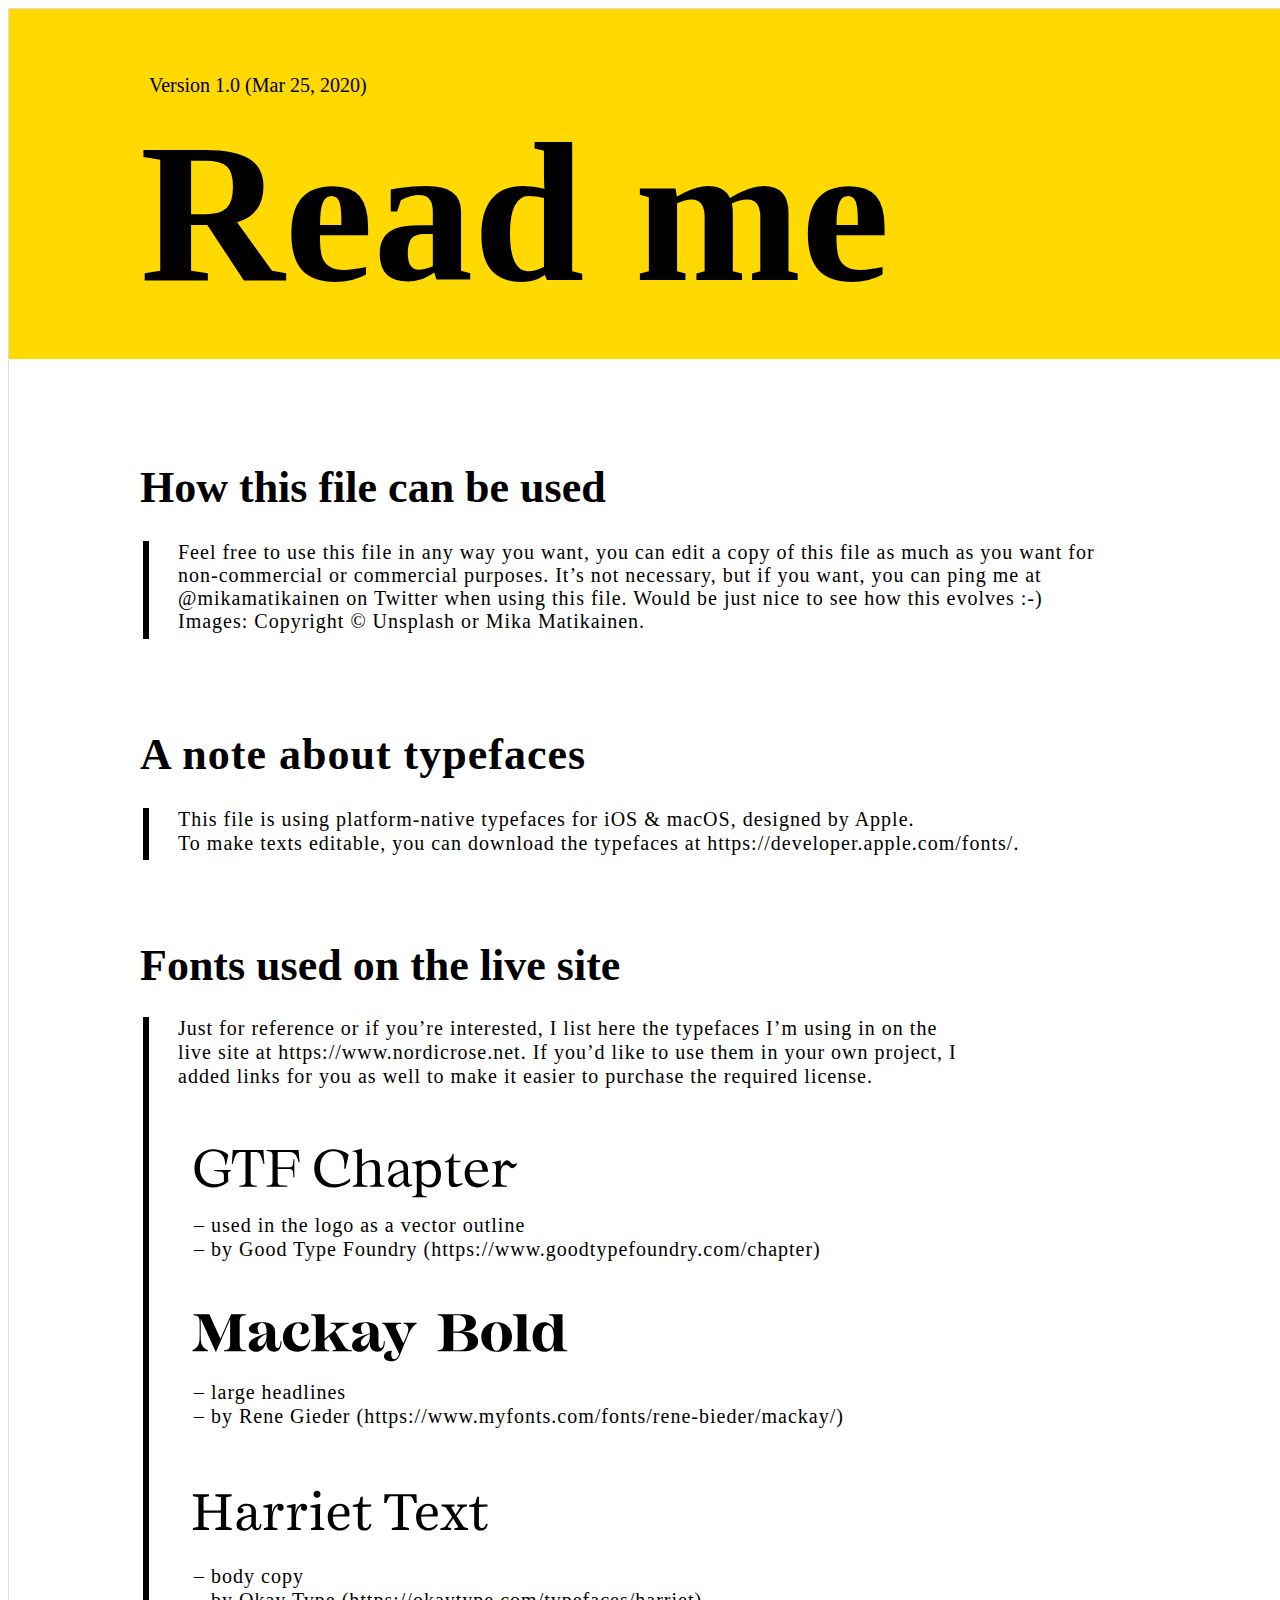
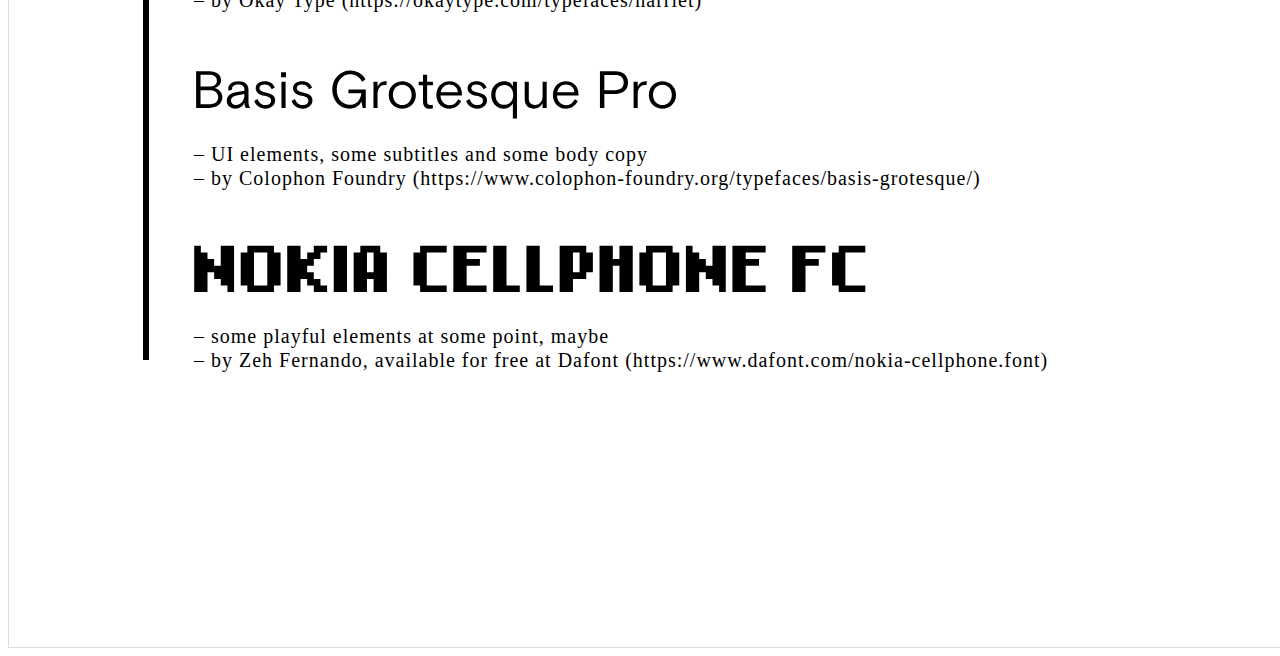
<file: index.html>
<!DOCTYPE html>
<html lang="en">
<head>
    <meta charset="UTF-8">
    <meta name="viewport" content="width=device-width, initial-scale=1.0">
    <title>Document</title>
    <link rel="stylesheet" href="./style.css">
    <link href="https://fonts.cdnfonts.com/css/sf-mono" rel="stylesheet">
    <link href="https://fonts.cdnfonts.com/css/new-york-extra-large" rel="stylesheet">
    <link href="https://fonts.cdnfonts.com/css/sf-pro-display" rel="stylesheet">
    <style>
        .no-dots {
            list-style-type: none;
        }
    </style>
</head>
<body style="overflow-x: hidden;">
    <div class="container">
        
            <header class="content-first">
                <div class="version">Version 1.0 (Mar 25, 2020)</div>
                <h1>Read me</h1>
            </header>
        
        <div class="content">
            <section class="content--primary">
                <h2>How this file can be used</h2>
                <div class="content--primary--first">
                    <p>
                        Feel free to use this file in any way you want, you can edit a copy of this file as much as you want for non-commercial or commercial purposes. It’s not necessary, but if you want, you can ping me at @mikamatikainen on Twitter when using this file. Would be just nice to see how this evolves :-)<br>
                    Images: Copyright © Unsplash or Mika Matikainen.
                    </p>
                </div>
            </section>
            <section class="content--secondary">
                <h2>A note about typefaces</h2>
                <div class="content--secondary--first">
                    <p>
                        This file is using platform-native typefaces for iOS & macOS, designed by Apple.<br>To make texts editable, you can download the typefaces at https://developer.apple.com/fonts/. 
                    </p>
                </div>
            </section>
            <section class="content--tertiary">
                <h2>Fonts used on the live site</h2>
               <div class="content--tertiary--first">
                <p>
                    Just for reference or if you’re interested, I list here the typefaces I’m using in on the live site at https://www.nordicrose.net. If you’d like to use them in your own project, I added links for you as well to make it easier to purchase the required license.  
                </p>
                <ul class="no-dots">
                    <li class="content--tertiary--first01">
                        <svg xmlns="http://www.w3.org/2000/svg" width="335" height="52" viewBox="0 0 335 52" fill="none">
                            <path d="M20.5982 40.8099C25.4042 40.8099 30.2102 38.9199 35.3942 34.7079L34.9622 27.0939C34.8542 25.2039 35.8262 24.2859 37.8782 23.7459V22.7199H20.7062V23.7459L27.8882 24.5559C29.5622 24.7719 30.7502 26.0679 30.7502 27.7419V34.7079C28.4282 36.7059 25.2962 37.5159 21.5702 37.5159C12.6602 37.5159 5.96423 31.1979 5.96423 21.0999C5.96423 10.4619 10.3382 3.2799 20.0582 3.2799C27.7802 3.2799 32.2082 8.6259 32.2082 17.2659H33.1262L35.2862 7.1679C32.2082 3.6579 24.3782 1.3899 20.0582 1.3899C8.23223 1.3899 0.240234 9.3279 0.240234 21.0999C0.240234 32.8719 8.77223 40.8099 20.5982 40.8099Z" fill="black"/>
                            <path d="M46.7794 39.9999H64.8694V39.0819L61.3054 38.6499C59.6854 38.4339 58.4974 37.1919 58.4974 35.5179V4.0899H62.6014C68.1634 4.0899 68.8114 5.7099 71.7814 16.6179H72.6994L71.6194 2.1999H40.0294L38.9494 16.6179H39.8674C42.8374 5.7099 43.8634 4.0899 49.4254 4.0899H53.1514V35.5179C53.1514 37.1919 51.9634 38.4339 50.3434 38.6499L46.7794 39.0819V39.9999Z" fill="black"/>
                            <path d="M74.8868 39.9999H96.5408V39.0819L89.3048 38.6499C87.6848 38.5419 86.4968 37.1919 86.4968 35.5179V21.7479H99.1868C100.645 21.7479 102.103 22.7739 102.211 24.1779L102.805 30.4959H103.723V11.6499H102.805L102.211 17.4279C102.049 18.8859 100.645 19.8579 99.1868 19.8579H86.4968V4.0899H98.6468C102.643 4.0899 106.099 5.9799 108.259 14.9979H109.177L108.097 2.1999H74.8868V3.1179L78.3428 3.5499C79.9628 3.7659 81.1508 5.0079 81.1508 6.6819V35.5179C81.1508 37.1919 79.9628 38.4339 78.3428 38.6499L74.8868 39.0819V39.9999Z" fill="black"/>
                            <path d="M144.142 40.8099C150.406 40.8099 157.102 38.4339 161.476 34.3299V31.4679C157.264 35.4099 151.486 37.4079 145.762 37.4079C137.284 37.4079 130.318 31.2519 130.318 21.0999C130.318 10.4619 135.178 3.2799 144.142 3.2799C153.106 3.2799 156.562 9.9219 155.374 21.5859H156.67L159.91 7.1679C156.832 3.6579 148.462 1.3899 144.142 1.3899C132.316 1.3899 124.324 9.3279 124.324 21.0999C124.324 32.9259 132.37 40.8099 144.142 40.8099Z" fill="black"/>
                            <path d="M164.153 39.9999H179.597V39.0819L176.519 38.6499C174.845 38.3799 173.711 37.1379 173.711 35.4639V19.2099C175.871 16.7259 178.409 14.7279 181.919 14.7279C185.537 14.7279 187.373 16.6179 187.373 21.5319V35.5179C187.373 37.1919 186.239 38.3799 184.565 38.6499L181.811 39.0819V39.9999H197.201V39.0819L195.095 38.6499C193.421 38.3259 192.287 37.1379 192.287 35.4639V21.2079C192.287 14.9439 190.505 12.2979 184.403 12.2979C179.867 12.2979 176.033 14.5659 173.711 17.2119V0.795898L164.153 3.1179V4.0359L165.287 3.8739C167.285 3.6039 168.797 5.2779 168.797 7.2759V35.5179C168.797 37.1919 167.663 38.2719 165.989 38.6499L164.153 39.0819V39.9999Z" fill="black"/>
                            <path d="M208.614 40.7019C212.88 40.7019 215.256 37.7319 216.822 35.4639L216.876 36.7599C216.984 39.4599 220.116 42.2139 225.84 38.4879V37.5699C223.032 38.3799 221.466 37.4619 221.466 34.6539L221.412 20.7759C221.412 16.0779 218.28 12.2979 211.746 12.2979C206.994 12.2979 204.402 13.5939 201.648 15.8619L200.946 24.6099L201.864 24.6639C204.402 19.1559 205.698 14.1879 211.044 14.1879C214.878 14.1879 216.822 17.2119 216.822 21.4239V23.0439C204.402 27.6339 200.892 28.0659 200.892 34.0059C200.892 37.8939 204.456 40.7019 208.614 40.7019ZM210.072 37.9479C207.588 37.9479 205.86 35.8959 205.86 32.9259C205.86 28.8219 210.45 27.1479 216.822 24.8799V33.5739C214.716 35.9499 212.718 37.9479 210.072 37.9479Z" fill="black"/>
                            <path d="M225.694 51.0159H241.3V50.0979L238.276 49.6119C236.656 49.3419 235.468 48.1539 235.468 46.4799V37.0299C237.304 39.1899 240.382 40.8099 244.108 40.8099C251.128 40.8099 255.556 34.9779 255.556 26.6079C255.556 18.1299 251.128 12.2979 244.108 12.2979C240.76 12.2979 237.466 14.1879 235.468 16.6719V12.6759L225.37 14.9979V15.9159L226.99 15.7539C228.988 15.5379 230.554 17.1039 230.554 19.1019V46.4799C230.554 48.1539 229.366 49.3419 227.746 49.6659L225.694 50.0979V51.0159ZM242.92 38.1639C239.842 38.1639 237.25 36.7059 235.468 34.7079V19.2099C237.412 17.0499 240.112 16.4019 242.38 16.4019C247.024 16.4019 250.372 20.2359 250.372 27.2559C250.372 34.5999 247.564 38.1639 242.92 38.1639Z" fill="black"/>
                            <path d="M269.445 40.4319C273.549 40.4319 277.545 37.5699 277.815 37.4079V36.2199C275.223 37.0839 273.279 37.4619 271.821 37.1919C269.553 36.8139 268.635 35.0859 268.635 32.0619V14.7819H275.331L275.871 13.2159H268.635V6.0339H267.771C265.827 11.6499 263.613 13.2699 259.563 13.7559V14.7819H263.721V31.0899C263.721 37.4079 263.937 40.4319 269.445 40.4319Z" fill="black"/>
                            <path d="M293.424 40.8099C297.69 40.8099 302.442 38.2179 305.304 34.3839V32.7639C302.55 35.7879 298.77 37.1379 295.368 37.1379C290.292 37.1379 285.216 33.3039 285.216 24.7179H304.278C304.278 16.7799 300.282 12.2979 293.424 12.2979C285.702 12.2979 280.086 18.6699 280.086 26.4459C280.086 34.2759 284.676 40.8099 293.424 40.8099ZM285.324 23.0979C285.324 19.6419 286.836 14.1879 292.668 14.1879C298.014 14.1879 298.5 20.3439 298.5 23.0979H285.324Z" fill="black"/>
                            <path d="M308.419 39.9999H323.971V39.0819L320.246 38.5959C318.626 38.3799 317.438 37.1379 317.438 35.4639V25.0419C317.438 20.9919 319.652 17.3739 323.216 17.4819C325.7 17.5359 326.888 20.8839 329.318 20.8839C331.423 20.8839 333.044 19.2099 334.124 16.9419V15.4839C333.422 15.9159 332.288 16.7799 330.668 16.7799C327.806 16.7799 326.996 12.5679 324.026 12.6219C321.002 12.6759 318.139 17.4819 317.438 19.8039V12.6759L308.419 14.9979V15.9159C308.96 15.7539 309.229 15.6459 309.661 15.6459C311.281 15.6459 312.523 17.3739 312.523 19.1019V35.4639C312.523 37.1379 311.282 38.1099 309.716 38.6499L308.419 39.0819V39.9999Z" fill="black"/>
                            </svg>
                        <p>
                            – used in the logo as a vector outline<br>
                            – by Good Type Foundry (https://www.goodtypefoundry.com/chapter)
                        </p>
                    </li>
                    <li class="content--tertiary--first02">
                        <svg xmlns="http://www.w3.org/2000/svg" width="383" height="49" viewBox="0 0 383 49" fill="none">
                            <path d="M54.54 1.27995V0.199951H39.474L28.62 25.364L17.28 0.199951H1.08V1.27995C6.21 1.49595 7.398 2.89995 7.398 9.37995V20.72C7.398 29.522 7.182 33.842 0 36.92V38H15.876V36.92C8.694 33.842 8.478 29.522 8.478 20.72V4.84395L23.706 38.54H24.138L38.502 5.27595V28.82C38.502 35.3 37.314 36.704 32.184 36.92V38H54.54V36.92C49.41 36.704 48.222 35.3 48.222 28.82V9.37995C48.222 2.89995 49.41 1.49595 54.54 1.27995Z" fill="black"/>
                            <path d="M89.8231 27.794C89.8231 32.276 88.5271 34.706 87.0151 34.706C85.5571 34.706 84.3691 33.41 84.3691 30.656V18.236C84.3691 10.352 77.9971 8.29995 71.5711 8.29995C61.9051 8.29995 57.7471 11.918 57.7471 15.374C57.7471 18.182 60.5551 20.612 68.4931 20.342C67.1431 18.884 66.5491 16.454 66.5491 14.726C66.5491 11.81 68.2231 9.21795 71.1391 9.21795C74.7571 9.21795 75.6211 13.808 75.6211 17.156V19.532C63.5791 23.474 57.4771 26.606 57.4771 32.168C57.4771 36.38 61.0411 38.54 64.6591 38.54C69.4651 38.54 74.0551 34.868 75.6211 27.686V30.71C75.6211 35.246 78.4831 38.486 83.2891 38.486C88.5271 38.486 90.9031 34.49 90.9031 27.794H89.8231ZM69.3031 32.87C68.1151 32.87 66.4411 31.844 66.4411 29.468C66.4411 25.85 70.4371 22.502 75.6211 20.396V22.232C75.6211 30.71 70.7611 32.87 69.3031 32.87Z" fill="black"/>
                            <path d="M106.957 38.54C113.383 38.54 118.945 34.976 120.295 26.012L119.593 25.796C118.567 30.17 115.705 32.978 111.331 32.978C105.985 32.978 101.557 28.874 101.557 20.666C101.557 13.97 104.473 9.37995 108.091 9.37995C110.791 9.37995 111.871 11.648 111.871 14.24C111.871 16.508 111.061 19.046 109.711 20.666C115.057 20.666 118.621 19.262 118.621 15.05C118.621 11.54 115.435 8.29995 108.361 8.29995C99.0731 8.29995 92.3231 14.834 92.3231 24.068C92.3231 33.626 99.5051 38.54 106.957 38.54Z" fill="black"/>
                            <path d="M154.07 31.574L145.754 17.75C153.044 11.54 155.42 10.19 159.524 9.91995V8.83995H140.948V9.91995C145.376 10.244 150.452 12.188 141.704 19.478L134.792 25.256V0.199951H121.022V1.27995C125.126 1.60395 125.882 2.84595 125.882 6.67995V31.52C125.882 35.354 125.126 36.596 121.022 36.92V38H139.652V36.92C135.548 36.596 134.792 35.354 134.792 31.52V27.2L139.274 23.312L144.458 31.898C147.374 36.704 146.888 36.596 142.946 36.92V38H162.602V36.92C158.552 36.65 156.662 35.894 154.07 31.574Z" fill="black"/>
                            <path d="M195.186 27.794C195.186 32.276 193.89 34.706 192.378 34.706C190.92 34.706 189.732 33.41 189.732 30.656V18.236C189.732 10.352 183.36 8.29995 176.934 8.29995C167.268 8.29995 163.11 11.918 163.11 15.374C163.11 18.182 165.918 20.612 173.856 20.342C172.506 18.884 171.912 16.454 171.912 14.726C171.912 11.81 173.586 9.21795 176.502 9.21795C180.12 9.21795 180.984 13.808 180.984 17.156V19.532C168.942 23.474 162.84 26.606 162.84 32.168C162.84 36.38 166.404 38.54 170.022 38.54C174.828 38.54 179.418 34.868 180.984 27.686V30.71C180.984 35.246 183.846 38.486 188.652 38.486C193.89 38.486 196.266 34.49 196.266 27.794H195.186ZM174.666 32.87C173.478 32.87 171.804 31.844 171.804 29.468C171.804 25.85 175.8 22.502 180.984 20.396V22.232C180.984 30.71 176.124 32.87 174.666 32.87Z" fill="black"/>
                            <path d="M215.274 8.83995V9.91995C220.404 10.352 221.376 15.32 218.892 21.098L215.166 29.792L209.226 17.696C206.472 12.242 206.904 10.244 212.736 9.91995V8.83995H193.62V9.91995C196.32 10.136 197.022 12.35 199.398 17.21L210.9 40.754C209.172 44.804 207.552 46.1 205.824 46.1C203.718 46.1 202.8 43.778 202.8 41.24C202.8 39.89 203.07 38.54 203.556 37.406C198.21 37.136 195.402 40.214 195.402 43.184C195.402 45.776 197.562 48.26 202.152 48.26C208.902 48.26 210.576 44.318 212.142 40.538L220.08 21.26C222.456 15.536 225.912 11.162 228.666 9.91995V8.83995H215.274Z" fill="black"/>
                            <path d="M275.359 18.182V18.02C284.647 17.318 289.183 14.024 289.183 8.89395C289.183 3.38595 283.945 0.199951 275.737 0.199951H250.033V1.27995C255.163 1.49595 256.351 2.89995 256.351 9.37995V28.82C256.351 35.3 255.163 36.704 250.033 36.92V38H276.493C285.457 38 291.397 34.22 291.397 27.956C291.397 22.178 286.915 18.506 275.359 18.182ZM270.499 1.27995C275.521 1.27995 279.031 3.87195 279.031 9.21795C279.031 14.834 275.251 17.966 269.797 17.966H266.071V1.27995H270.499ZM271.363 37.028H266.071V19.046H269.797C276.925 19.046 280.921 22.394 280.921 28.388C280.921 33.896 278.113 37.028 271.363 37.028Z" fill="black"/>
                            <path d="M310.272 8.29995C301.47 8.29995 294.612 14.078 294.612 23.312C294.612 32.654 301.47 38.54 310.272 38.54C319.074 38.54 325.932 32.654 325.932 23.312C325.932 14.078 319.074 8.29995 310.272 8.29995ZM310.272 37.46C306.438 37.46 304.494 32.006 304.494 23.312C304.494 14.726 306.438 9.37995 310.272 9.37995C314.106 9.37995 316.05 14.726 316.05 23.312C316.05 32.006 314.106 37.46 310.272 37.46Z" fill="black"/>
                            <path d="M340.614 31.52V0.199951H326.844V1.27995C330.948 1.60395 331.704 2.84595 331.704 6.67995V31.52C331.704 35.354 330.948 36.596 326.844 36.92V38H345.474V36.92C341.37 36.596 340.614 35.354 340.614 31.52Z" fill="black"/>
                            <path d="M377.489 31.52V0.199951H363.719V1.27995C367.823 1.60395 368.579 2.84595 368.579 6.67995V15.104C366.851 10.676 363.503 8.29995 358.751 8.29995C352.001 8.29995 346.925 14.348 346.925 23.42C346.925 32.492 352.001 38.54 358.751 38.54C363.503 38.54 366.851 36.164 368.579 31.79V38H382.349V36.92C378.245 36.596 377.489 35.354 377.489 31.52ZM362.369 35.3C358.967 35.3 356.267 31.952 356.267 23.42C356.267 14.942 358.913 11.54 362.261 11.54C366.041 11.54 368.579 14.888 368.579 23.42C368.579 31.898 366.095 35.3 362.369 35.3Z" fill="black"/>
                            </svg>
                        <p>
                            – large headlines<br>
                            – by Rene Gieder (https://www.myfonts.com/fonts/rene-bieder/mackay/)  
                        </p>
                    </li>
                    <li class="content--tertiary--first03">
                        <svg xmlns="http://www.w3.org/2000/svg" width="304" height="42" viewBox="0 0 304 42" fill="none">
                            <path d="M0.425781 41V38.9961L5.06641 38.0732C5.75195 37.9854 6.09473 37.6426 6.09473 37.0449V8.22559C6.09473 7.66309 5.75195 7.33789 5.06641 7.25L0.425781 6.32715V4.32324H17.0107V6.32715L12.4229 7.25C11.7373 7.33789 11.3945 7.66309 11.3945 8.22559V21.1719H29.2188V8.22559C29.2188 7.92676 29.1484 7.70703 29.0078 7.56641C28.8672 7.4082 28.5947 7.30273 28.1904 7.25L23.6025 6.32715V4.32324H40.2402V6.32715L35.5732 7.25C34.8877 7.33789 34.5449 7.66309 34.5449 8.22559V37.0449C34.5449 37.6426 34.8877 37.9854 35.5732 38.0732L40.2402 38.9961V41H23.6025V38.9961L28.1904 38.0732C28.5947 38.0205 28.8672 37.9238 29.0078 37.7832C29.1484 37.625 29.2188 37.3789 29.2188 37.0449V23.3867H11.3945V37.0449C11.3945 37.3613 11.4648 37.5986 11.6055 37.7568C11.7637 37.915 12.0361 38.0205 12.4229 38.0732L17.0107 38.9961V41H0.425781Z" fill="black"/>
                            <path d="M45.25 35.7002C45.25 30.2861 50.3477 26.8848 60.543 25.4961V21.5146C60.543 19.6865 60.1211 18.3418 59.2773 17.4805C58.4336 16.6016 57.1416 16.1621 55.4014 16.1621C54.1885 16.1621 53.0898 16.373 52.1055 16.7949C51.1387 17.2168 50.3828 17.7617 49.8379 18.4297H49.8906C50.6289 18.4297 51.2354 18.6846 51.71 19.1943C52.2021 19.6865 52.4482 20.3281 52.4482 21.1191C52.4482 21.9805 52.167 22.6748 51.6045 23.2021C51.042 23.7295 50.3125 23.9932 49.416 23.9932C48.4844 23.9932 47.7373 23.6855 47.1748 23.0703C46.6123 22.4551 46.3311 21.6289 46.3311 20.5918C46.3311 18.9043 47.2363 17.4189 49.0469 16.1357C50.8574 14.8525 53.0723 14.2109 55.6914 14.2109C58.7676 14.2109 61.1143 14.9141 62.7314 16.3203C64.3662 17.709 65.1836 19.7832 65.1836 22.543C65.1836 23.5449 65.166 25.751 65.1309 29.1611C65.0957 32.5537 65.0781 34.7686 65.0781 35.8057C65.0781 37.0537 65.2275 37.9238 65.5264 38.416C65.8428 38.9082 66.3262 39.1543 66.9766 39.1543C67.627 39.1543 68.1279 38.8379 68.4795 38.2051C68.8486 37.5723 69.1562 36.5088 69.4023 35.0146L70.958 35.1201C70.7119 37.3174 70.2021 38.9082 69.4287 39.8926C68.6729 40.877 67.4951 41.3691 65.8955 41.3691C63.3115 41.3691 61.7383 40.0068 61.1758 37.2822C60.332 38.6357 59.1367 39.7256 57.5898 40.5518C56.0605 41.3604 54.3818 41.7646 52.5537 41.7646C50.2861 41.7646 48.502 41.2197 47.2012 40.1299C45.9004 39.04 45.25 37.5635 45.25 35.7002ZM50.2334 35.2783C50.2334 36.5088 50.5762 37.4932 51.2617 38.2314C51.9473 38.9697 52.9141 39.3389 54.1621 39.3389C55.9023 39.3389 57.3877 38.6973 58.6182 37.4141C59.8662 36.1133 60.4902 34.5576 60.4902 32.7471V27.3945C59.6289 27.5527 58.8906 27.7021 58.2754 27.8428C57.6602 27.9658 56.9658 28.1416 56.1924 28.3701C55.4365 28.5986 54.7861 28.8447 54.2412 29.1084C53.7139 29.3545 53.1777 29.6797 52.6328 30.084C52.1055 30.4883 51.6748 30.9277 51.3408 31.4023C51.0068 31.877 50.7344 32.4482 50.5234 33.1162C50.3301 33.7666 50.2334 34.4873 50.2334 35.2783Z" fill="black"/>
                            <path d="M72.7773 17.7705V16.1621L80.4502 14.2637L81.9531 14.6064L81.4785 24.3096C81.7949 22.4111 82.2783 20.7324 82.9287 19.2734C83.5791 17.8145 84.4756 16.6104 85.6182 15.6611C86.7783 14.6943 88.0967 14.2109 89.5732 14.2109C90.874 14.2109 91.8936 14.5625 92.6318 15.2656C93.3701 15.9688 93.7393 16.8828 93.7393 18.0078C93.7393 19.0098 93.4229 19.8271 92.79 20.46C92.1748 21.0928 91.3926 21.4092 90.4434 21.4092C89.5117 21.4092 88.7559 21.1279 88.1758 20.5654C87.5957 20.0029 87.3057 19.2734 87.3057 18.377C87.3057 17.3574 87.666 16.6191 88.3867 16.1621C87.4023 16.3906 86.5146 16.9443 85.7236 17.8232C84.9326 18.6846 84.291 19.7393 83.7988 20.9873C83.3242 22.2178 82.9551 23.5449 82.6914 24.9688C82.4453 26.3926 82.3223 27.834 82.3223 29.293V37.2295C82.3223 37.5811 82.3926 37.8535 82.5332 38.0469C82.6738 38.2227 82.9287 38.3457 83.2979 38.416L87.2529 39.207V41H73.3574V39.207L76.8379 38.3633C77.3652 38.2227 77.6289 37.8623 77.6289 37.2822V19.0098C77.6289 18.6934 77.5762 18.4736 77.4707 18.3506C77.3652 18.21 77.1367 18.1309 76.7852 18.1133L72.7773 17.7705Z" fill="black"/>
                            <path d="M96.877 17.7705V16.1621L104.55 14.2637L106.053 14.6064L105.578 24.3096C105.895 22.4111 106.378 20.7324 107.028 19.2734C107.679 17.8145 108.575 16.6104 109.718 15.6611C110.878 14.6943 112.196 14.2109 113.673 14.2109C114.974 14.2109 115.993 14.5625 116.731 15.2656C117.47 15.9688 117.839 16.8828 117.839 18.0078C117.839 19.0098 117.522 19.8271 116.89 20.46C116.274 21.0928 115.492 21.4092 114.543 21.4092C113.611 21.4092 112.855 21.1279 112.275 20.5654C111.695 20.0029 111.405 19.2734 111.405 18.377C111.405 17.3574 111.766 16.6191 112.486 16.1621C111.502 16.3906 110.614 16.9443 109.823 17.8232C109.032 18.6846 108.391 19.7393 107.898 20.9873C107.424 22.2178 107.055 23.5449 106.791 24.9688C106.545 26.3926 106.422 27.834 106.422 29.293V37.2295C106.422 37.5811 106.492 37.8535 106.633 38.0469C106.773 38.2227 107.028 38.3457 107.397 38.416L111.353 39.207V41H97.457V39.207L100.938 38.3633C101.465 38.2227 101.729 37.8623 101.729 37.2822V19.0098C101.729 18.6934 101.676 18.4736 101.57 18.3506C101.465 18.21 101.236 18.1309 100.885 18.1133L96.877 17.7705Z" fill="black"/>
                            <path d="M121.188 17.8232V16.2676L129.73 14.2637L131.339 14.5273L130.97 20.5391V37.2822C130.97 37.8623 131.251 38.2227 131.813 38.3633L135.347 39.207V41H121.768V39.207L125.354 38.3633C125.916 38.2227 126.197 37.8623 126.197 37.2822V19.0889C126.197 18.7725 126.136 18.5439 126.013 18.4033C125.907 18.2627 125.67 18.1836 125.301 18.166L121.188 17.8232ZM124.325 4.37598C124.325 3.32129 124.668 2.47754 125.354 1.84473C126.039 1.19434 126.883 0.869141 127.885 0.869141C128.957 0.869141 129.827 1.18555 130.495 1.81836C131.163 2.45117 131.497 3.30371 131.497 4.37598C131.497 5.46582 131.163 6.33594 130.495 6.98633C129.827 7.63672 128.957 7.96191 127.885 7.96191C126.9 7.96191 126.057 7.62793 125.354 6.95996C124.668 6.27441 124.325 5.41309 124.325 4.37598Z" fill="black"/>
                            <path d="M138.959 27.9746C138.959 26.1641 139.196 24.4941 139.671 22.9648C140.163 21.4355 140.813 20.1436 141.622 19.0889C142.431 18.0342 143.362 17.1377 144.417 16.3994C145.489 15.6436 146.597 15.0898 147.739 14.7383C148.899 14.3867 150.077 14.2109 151.272 14.2109C154.419 14.2109 156.871 15.1162 158.629 16.9268C160.387 18.7197 161.266 21.0928 161.266 24.0459C161.266 24.9424 161.151 26.0234 160.923 27.2891H144.232V27.9746C144.232 31.4727 144.953 34.1973 146.395 36.1484C147.854 38.082 149.761 39.0488 152.116 39.0488C155.122 39.0488 157.732 37.6689 159.947 34.9092L161.371 35.9902C160.738 36.8516 160.114 37.5898 159.499 38.2051C158.884 38.8203 158.163 39.418 157.337 39.998C156.511 40.5605 155.57 40.9824 154.516 41.2637C153.461 41.5625 152.31 41.7119 151.062 41.7119C149.532 41.7119 148.047 41.4131 146.605 40.8154C145.182 40.2178 143.89 39.3652 142.729 38.2578C141.587 37.1504 140.673 35.709 139.987 33.9336C139.302 32.1406 138.959 30.1543 138.959 27.9746ZM144.364 25.4961L156.124 24.8105L156.229 23.9932C156.265 23.6416 156.282 23.1143 156.282 22.4111C156.282 20.5303 155.869 19.0186 155.043 17.876C154.217 16.7334 152.925 16.1621 151.167 16.1621C149.427 16.1621 147.924 16.918 146.658 18.4297C145.41 19.9414 144.646 22.2969 144.364 25.4961Z" fill="black"/>
                            <path d="M164.72 17.1377V15.292L168.438 14.7119C169.369 14.5537 170.072 14.2373 170.547 13.7627C171.039 13.2881 171.399 12.6113 171.628 11.7324C171.646 11.627 171.733 11.2227 171.892 10.5195C172.067 9.79883 172.252 9.06055 172.445 8.30469C172.639 7.53125 172.744 7.0918 172.762 6.98633H174.977L174.687 14.9756H183.546V16.9268L174.687 17.4014V34.9619C174.687 37.6162 175.768 38.9434 177.93 38.9434C178.967 38.9434 179.793 38.6094 180.408 37.9414C181.023 37.2734 181.568 36.166 182.043 34.6191L183.836 35.1201C182.816 39.5146 180.382 41.7119 176.532 41.7119C174.493 41.7119 172.876 41.1758 171.681 40.1035C170.485 39.0137 169.888 37.2822 169.888 34.9092V17.5596L164.72 17.1377Z" fill="black"/>
                            <path d="M196.94 13.3408L197.23 4.32324H230.058L230.374 13.3408H228.054L226.551 9.62305C226.34 9.00781 226.111 8.50684 225.865 8.12012C225.637 7.7334 225.399 7.42578 225.153 7.19727C224.907 6.96875 224.573 6.80176 224.151 6.69629C223.747 6.57324 223.352 6.50293 222.965 6.48535C222.596 6.4502 222.06 6.43262 221.356 6.43262H216.294V37.0449C216.294 37.3613 216.373 37.5986 216.531 37.7568C216.689 37.915 216.971 38.0205 217.375 38.0732L222.438 38.9961V41H204.771V38.9961L209.966 38.0732C210.651 37.9854 210.994 37.6426 210.994 37.0449V6.43262H205.905C205.202 6.43262 204.657 6.4502 204.271 6.48535C203.901 6.50293 203.506 6.57324 203.084 6.69629C202.68 6.80176 202.354 6.96875 202.108 7.19727C201.862 7.42578 201.616 7.7334 201.37 8.12012C201.124 8.50684 200.896 9.00781 200.685 9.62305L199.155 13.3408H196.94Z" fill="black"/>
                            <path d="M229.662 27.9746C229.662 26.1641 229.899 24.4941 230.374 22.9648C230.866 21.4355 231.517 20.1436 232.325 19.0889C233.134 18.0342 234.065 17.1377 235.12 16.3994C236.192 15.6436 237.3 15.0898 238.442 14.7383C239.603 14.3867 240.78 14.2109 241.976 14.2109C245.122 14.2109 247.574 15.1162 249.332 16.9268C251.09 18.7197 251.969 21.0928 251.969 24.0459C251.969 24.9424 251.854 26.0234 251.626 27.2891H234.936V27.9746C234.936 31.4727 235.656 34.1973 237.098 36.1484C238.557 38.082 240.464 39.0488 242.819 39.0488C245.825 39.0488 248.436 37.6689 250.65 34.9092L252.074 35.9902C251.441 36.8516 250.817 37.5898 250.202 38.2051C249.587 38.8203 248.866 39.418 248.04 39.998C247.214 40.5605 246.273 40.9824 245.219 41.2637C244.164 41.5625 243.013 41.7119 241.765 41.7119C240.235 41.7119 238.75 41.4131 237.309 40.8154C235.885 40.2178 234.593 39.3652 233.433 38.2578C232.29 37.1504 231.376 35.709 230.69 33.9336C230.005 32.1406 229.662 30.1543 229.662 27.9746ZM235.067 25.4961L246.827 24.8105L246.933 23.9932C246.968 23.6416 246.985 23.1143 246.985 22.4111C246.985 20.5303 246.572 19.0186 245.746 17.876C244.92 16.7334 243.628 16.1621 241.87 16.1621C240.13 16.1621 238.627 16.918 237.361 18.4297C236.113 19.9414 235.349 22.2969 235.067 25.4961Z" fill="black"/>
                            <path d="M254.685 41V39.2598L257.98 38.4688C258.842 38.2754 259.501 37.8447 259.958 37.1768L266.655 27.6582L260.775 18.6406C260.547 18.2539 260.31 17.9814 260.063 17.8232C259.835 17.6475 259.519 17.5068 259.114 17.4014L255.766 16.6367V14.9756H269.134V16.6367L266.866 17.1377C266.374 17.2607 266.093 17.4365 266.022 17.665C265.952 17.8936 266.058 18.2363 266.339 18.6934L270.215 25.0742L274.486 18.6934C274.68 18.3945 274.776 18.1309 274.776 17.9023C274.776 17.5684 274.557 17.3486 274.117 17.2432L272.061 16.6895V14.9756H281.948V16.6367L278.969 17.4541C278.195 17.6475 277.545 18.0957 277.018 18.7988L271.296 26.7881L278.23 37.2822C278.67 37.9502 279.206 38.3457 279.839 38.4688L283.135 39.2598V41H269.187V39.2598L271.955 38.7324C272.447 38.627 272.729 38.46 272.799 38.2314C272.869 37.9854 272.764 37.6338 272.482 37.1768L267.736 29.3984L262.568 37.2822C262.393 37.5635 262.305 37.8008 262.305 37.9941C262.305 38.3105 262.533 38.5039 262.99 38.5742L265.68 39.207V41H254.685Z" fill="black"/>
                            <path d="M284.216 17.1377V15.292L287.934 14.7119C288.865 14.5537 289.568 14.2373 290.043 13.7627C290.535 13.2881 290.896 12.6113 291.124 11.7324C291.142 11.627 291.229 11.2227 291.388 10.5195C291.563 9.79883 291.748 9.06055 291.941 8.30469C292.135 7.53125 292.24 7.0918 292.258 6.98633H294.473L294.183 14.9756H303.042V16.9268L294.183 17.4014V34.9619C294.183 37.6162 295.264 38.9434 297.426 38.9434C298.463 38.9434 299.289 38.6094 299.904 37.9414C300.52 37.2734 301.064 36.166 301.539 34.6191L303.332 35.1201C302.312 39.5146 299.878 41.7119 296.028 41.7119C293.989 41.7119 292.372 41.1758 291.177 40.1035C289.981 39.0137 289.384 37.2822 289.384 34.9092V17.5596L284.216 17.1377Z" fill="black"/>
                            </svg>
                        <p>
                            – body copy<br>
                            – by Okay Type (https://okaytype.com/typefaces/harriet) 
                        </p>
                    </li>
                    <li class="content--tertiary--first04">
                        <svg xmlns="http://www.w3.org/2000/svg" width="495" height="51" viewBox="0 0 495 51" fill="none">
                            <path d="M0.751953 39H14.684C21.758 39 27.806 34.788 27.806 28.146C27.806 22.692 24.35 20.208 19.868 18.642C23.54 17.346 26.456 14.808 26.456 10.326C26.456 4.97997 21.812 1.19997 14.576 1.19997H0.751953V39ZM5.28795 20.856H13.982C19.166 20.856 23.486 22.746 23.486 28.038C23.486 33.384 19.166 35.22 13.982 35.22H5.28795V20.856ZM5.28795 4.97997H14.252C18.68 4.97997 22.136 6.76197 22.136 11.028C22.136 15.402 18.68 17.076 14.252 17.076H5.28795V4.97997Z" fill="black"/>
                            <path d="M56.2703 39C54.9743 36.84 54.6503 35.382 54.6503 32.304V20.208C54.6503 14.754 51.1943 11.46 44.1203 11.46C37.7483 11.46 33.8063 15.024 33.8063 19.074C33.8063 19.83 33.9683 20.532 34.2383 21.234L37.9103 19.992C37.7483 19.56 37.8023 19.452 37.8023 19.182C37.8023 16.968 39.8543 15.024 44.1203 15.024C48.0623 15.024 50.4383 16.536 50.4383 20.208V21.396L41.5283 22.854C36.3983 23.718 32.2943 26.418 32.2943 31.602C32.2943 36.3 35.8583 39.756 41.3123 39.756C45.4163 39.756 48.7643 37.596 50.4383 33.708C50.4383 36.732 51.2483 37.974 52.0583 39H56.2703ZM41.7983 35.976C38.5583 35.976 36.6143 34.194 36.6143 31.386C36.6143 28.632 38.5583 26.796 42.2843 26.148L50.4383 24.744V25.554C50.4383 30.954 47.4683 35.976 41.7983 35.976Z" fill="black"/>
                            <path d="M65.9548 18.534C65.9548 16.158 68.3308 15.024 71.3548 15.024C74.3788 15.024 77.0248 16.212 78.4828 19.83L81.7228 17.94C80.0488 13.836 76.8628 11.46 71.3008 11.46C66.3868 11.46 62.0668 14.106 62.0668 18.696C62.0668 23.232 66.1708 25.662 71.0308 26.526C75.7288 27.39 77.8888 28.686 77.8888 31.332C77.8888 34.356 75.6208 36.084 71.9488 36.084C68.0068 36.084 65.4148 33.492 64.0648 29.82L60.5548 31.98C62.1748 36.192 66.0088 39.756 71.9488 39.756C78.5908 39.756 82.1008 35.706 82.1008 31.17C82.1008 26.634 78.7528 24.366 73.0828 23.286C68.7628 22.476 65.9548 21.288 65.9548 18.534Z" fill="black"/>
                            <path d="M88.5922 39H92.8042V12.216H88.5922V39ZM88.1602 7.57197H93.2362V2.27997H88.1602V7.57197Z" fill="black"/>
                            <path d="M104.345 18.534C104.345 16.158 106.721 15.024 109.745 15.024C112.769 15.024 115.415 16.212 116.873 19.83L120.113 17.94C118.439 13.836 115.253 11.46 109.691 11.46C104.777 11.46 100.457 14.106 100.457 18.696C100.457 23.232 104.561 25.662 109.421 26.526C114.119 27.39 116.279 28.686 116.279 31.332C116.279 34.356 114.011 36.084 110.339 36.084C106.397 36.084 103.805 33.492 102.455 29.82L98.9455 31.98C100.565 36.192 104.399 39.756 110.339 39.756C116.981 39.756 120.491 35.706 120.491 31.17C120.491 26.634 117.143 24.366 111.473 23.286C107.153 22.476 104.345 21.288 104.345 18.534Z" fill="black"/>
                            <path d="M172.201 39H175.333V20.046H157.513V23.826H170.797C169.771 30.9 165.991 35.76 158.971 35.76C150.763 35.76 145.471 29.334 145.471 20.1C145.471 10.866 151.843 4.43997 159.241 4.43997C164.425 4.43997 168.367 6.49197 171.607 12.108L175.063 9.62397C172.201 4.00797 166.693 0.44397 159.295 0.44397C149.251 0.44397 140.827 8.81397 140.827 20.1C140.827 31.386 148.225 39.756 158.809 39.756C164.803 39.756 168.799 36.786 170.905 32.466L172.201 39Z" fill="black"/>
                            <path d="M197.074 11.73C196.48 11.568 195.67 11.46 195.238 11.46C191.404 11.46 188.92 13.836 187.462 17.076V12.216H183.25V39H187.462V24.366C187.462 18.912 190.594 15.348 194.266 15.348C195.022 15.348 195.724 15.456 196.372 15.672L197.074 11.73Z" fill="black"/>
                            <path d="M226.894 25.608C226.894 16.482 219.604 11.46 212.908 11.46C206.212 11.46 198.922 16.482 198.922 25.608C198.922 34.734 206.212 39.756 212.908 39.756C219.604 39.756 226.894 34.734 226.894 25.608ZM212.908 35.976C207.508 35.976 203.242 31.602 203.242 25.608C203.242 19.614 207.508 15.24 212.908 15.24C218.308 15.24 222.574 19.614 222.574 25.608C222.574 31.602 218.308 35.976 212.908 35.976Z" fill="black"/>
                            <path d="M229.755 15.564H234.237V32.574C234.237 38.028 237.477 39.756 240.933 39.756C242.607 39.756 243.579 39.648 244.497 39.27L244.119 35.76C243.525 35.922 242.715 36.084 242.121 36.084C238.989 36.084 238.449 34.626 238.449 31.764V15.564H244.605V12.216H238.449V4.97997H234.237V12.216H229.755V15.564Z" fill="black"/>
                            <path d="M274.317 26.31V24.852C274.317 17.076 269.457 11.46 261.411 11.46C253.905 11.46 247.965 17.346 247.965 25.608C247.965 33.87 253.959 39.756 261.249 39.756C267.297 39.756 270.969 36.84 273.507 31.926L270.429 30.09C268.701 33.546 266.271 36.192 261.411 36.192C255.849 36.192 252.447 31.926 252.177 26.31H274.317ZM261.411 15.024C265.569 15.024 269.835 17.832 270.105 22.854H252.501C253.527 18.264 256.605 15.024 261.411 15.024Z" fill="black"/>
                            <path d="M283.959 18.534C283.959 16.158 286.335 15.024 289.359 15.024C292.383 15.024 295.029 16.212 296.487 19.83L299.727 17.94C298.053 13.836 294.867 11.46 289.305 11.46C284.391 11.46 280.071 14.106 280.071 18.696C280.071 23.232 284.175 25.662 289.035 26.526C293.733 27.39 295.893 28.686 295.893 31.332C295.893 34.356 293.625 36.084 289.953 36.084C286.011 36.084 283.419 33.492 282.069 29.82L278.559 31.98C280.179 36.192 284.013 39.756 289.953 39.756C296.595 39.756 300.105 35.706 300.105 31.17C300.105 26.634 296.757 24.366 291.087 23.286C286.767 22.476 283.959 21.288 283.959 18.534Z" fill="black"/>
                            <path d="M330.904 12.216H326.692V17.022C325.234 13.566 321.778 11.46 317.512 11.46C310.33 11.46 304.444 17.022 304.444 25.608C304.444 34.194 310.33 39.756 317.458 39.756C321.616 39.756 325.018 37.488 326.692 34.41V50.016H330.904V12.216ZM317.89 15.348C323.074 15.348 327.016 19.29 327.016 25.608C327.016 31.926 323.074 35.868 317.89 35.868C312.706 35.868 308.764 31.926 308.764 25.608C308.764 19.29 312.706 15.348 317.89 15.348Z" fill="black"/>
                            <path d="M338.87 29.874C338.87 37.002 343.514 39.756 348.374 39.756C352.316 39.756 355.502 37.758 357.284 34.302V39H361.496V12.216H357.284V27.228C357.284 32.574 353.558 35.976 349.4 35.976C345.728 35.976 343.082 33.924 343.082 29.658V12.216H338.87V29.874Z" fill="black"/>
                            <path d="M394.235 26.31V24.852C394.235 17.076 389.375 11.46 381.329 11.46C373.823 11.46 367.883 17.346 367.883 25.608C367.883 33.87 373.877 39.756 381.167 39.756C387.215 39.756 390.887 36.84 393.425 31.926L390.347 30.09C388.619 33.546 386.189 36.192 381.329 36.192C375.767 36.192 372.365 31.926 372.095 26.31H394.235ZM381.329 15.024C385.487 15.024 389.753 17.832 390.023 22.854H372.419C373.445 18.264 376.523 15.024 381.329 15.024Z" fill="black"/>
                            <path d="M416.299 39H420.835V24.744H432.175C440.167 24.744 445.243 20.1 445.243 12.972C445.243 5.84397 440.167 1.19997 432.175 1.19997H416.299V39ZM420.835 5.19597H431.959C437.413 5.19597 440.707 7.73397 440.707 12.972C440.707 18.21 437.413 20.748 431.959 20.748H420.835V5.19597Z" fill="black"/>
                            <path d="M464.754 11.73C464.16 11.568 463.35 11.46 462.918 11.46C459.084 11.46 456.6 13.836 455.142 17.076V12.216H450.93V39H455.142V24.366C455.142 18.912 458.274 15.348 461.946 15.348C462.702 15.348 463.404 15.456 464.052 15.672L464.754 11.73Z" fill="black"/>
                            <path d="M494.574 25.608C494.574 16.482 487.284 11.46 480.588 11.46C473.892 11.46 466.602 16.482 466.602 25.608C466.602 34.734 473.892 39.756 480.588 39.756C487.284 39.756 494.574 34.734 494.574 25.608ZM480.588 35.976C475.188 35.976 470.922 31.602 470.922 25.608C470.922 19.614 475.188 15.24 480.588 15.24C485.988 15.24 490.254 19.614 490.254 25.608C490.254 31.602 485.988 35.976 480.588 35.976Z" fill="black"/>
                            </svg>
                        <p>
                            – UI elements, some subtitles and some body copy <br>
                            – by Colophon Foundry (https://www.colophon-foundry.org/typefaces/basis-grotesque/) 
                        </p>
                    </li>
                    <li class="content--tertiary--first05">
                        <svg xmlns="http://www.w3.org/2000/svg" width="682" height="48" viewBox="0 0 682 48" fill="none">
                            <path d="M33.75 48V41.25H27V34.5H20.25V27.75H13.5V48H0V0.75H6.75V7.5H13.5V14.25H20.25V21H27V0.75H40.5V48H33.75Z" fill="black"/>
                            <path d="M74.25 41.25V7.5H60.75V41.25H74.25ZM54 48V41.25H47.25V7.5H54V0.75H81V7.5H87.75V41.25H81V48H54Z" fill="black"/>
                            <path d="M121.5 41.25H114.75V34.5H108V48H94.5V0.75H108V14.25H114.75V7.5H121.5V0.75H135V7.5H128.25V14.25H121.5V21H114.75V27.75H121.5V34.5H128.25V41.25H135V48H121.5V41.25Z" fill="black"/>
                            <path d="M141.75 48V0.75H155.25V48H141.75Z" fill="black"/>
                            <path d="M175.5 34.5V48H162V7.5H168.75V0.75H189V7.5H195.75V48H182.25V34.5H175.5ZM175.5 7.5V27.75H182.25V7.5H175.5Z" fill="black"/>
                            <path d="M229.5 0.75H256.5V7.5H236.25V41.25H256.5V48H229.5V41.25H222.75V7.5H229.5V0.75Z" fill="black"/>
                            <path d="M290.25 14.25V21H276.75V41.25H297V48H263.25V0.75H297V7.5H276.75V14.25H290.25Z" fill="black"/>
                            <path d="M303.75 0.75H317.25V41.25H330.75V48H303.75V0.75Z" fill="black"/>
                            <path d="M337.5 0.75H351V41.25H364.5V48H337.5V0.75Z" fill="black"/>
                            <path d="M391.5 27.75V7.5H384.75V27.75H391.5ZM398.25 0.75V7.5H405V27.75H398.25V34.5H384.75V48H371.25V0.75H398.25Z" fill="black"/>
                            <path d="M411.75 0.75H425.25V14.25H432V0.75H445.5V48H432V21H425.25V48H411.75V0.75Z" fill="black"/>
                            <path d="M479.25 41.25V7.5H465.75V41.25H479.25ZM459 48V41.25H452.25V7.5H459V0.75H486V7.5H492.75V41.25H486V48H459Z" fill="black"/>
                            <path d="M533.25 48V41.25H526.5V34.5H519.75V27.75H513V48H499.5V0.75H506.25V7.5H513V14.25H519.75V21H526.5V0.75H540V48H533.25Z" fill="black"/>
                            <path d="M573.75 14.25V21H560.25V41.25H580.5V48H546.75V0.75H580.5V7.5H560.25V14.25H573.75Z" fill="black"/>
                            <path d="M634.5 14.25V21H621V48H607.5V0.75H641.25V7.5H621V14.25H634.5Z" fill="black"/>
                            <path d="M654.75 0.75H681.75V7.5H661.5V41.25H681.75V48H654.75V41.25H648V7.5H654.75V0.75Z" fill="black"/>
                            </svg>
                        <p>
                            – some playful elements at some point, maybe<br>
                            – by Zeh Fernando, available for free at Dafont (https://www.dafont.com/nokia-cellphone.font) 
                        </p>
                    </li>
                </ul>
               </div>
            </section>

        </div>
    </div>
</body>
</html>
</file>
<file: style.css>
html{
    font-size: 62,5%;
    margin: 0;
    padding: 0;
}

.container{
    width: 1523px;
    height: 2240px;
    background-color: #ffffff;
    box-sizing: border-box;
    border: 1px solid #ddd;  
}
header {
    width: 100%;
    height: 350px;
    background-color: #ffd900; 
} 
h1{
    height: 239px;
    font-weight: 700;  
    font-size: 200px;
    padding-left: 131px;
    margin: 0px 0px;
    text-align: left;
    font-family: 'New York Extra Large';
}
.version {
    padding-left: 140px;
    padding-top: 65px;
    width: 322px;
    height: 24px;
    font-family:'sf mono';
    font-size: 20px;
    font-weight: 400;
    line-height: 23.87px;
}
.content {
    margin-left: 131px;
}
.content--primary h2 {
    height: 53px;
    font-size: 44px;
    line-height: 52.51px;
    margin: 103px 0px 26px ;
    font-weight: 700;
    font-family: 'new york extra large';
}
.content--primary--first {
    height: 98px;
    border-left: 6px solid #000;
    margin-left: 3px;
}
.content--primary--first p {
    width: 923px;
    height: 96px;
    margin-left: 29px ;
    box-sizing: border-box;
    font-family: 'sf pro display';
    font-weight: 400;
    font-size: 20px;
    letter-spacing: 1px;
}
.content--secondary h2 {
    height: 53px;
    margin: 90px 0px 0px;
    font-size: 44px;
    line-height: 52.51px;
    font-weight: 700;
    font-family: 'new york extra large';
    letter-spacing: 1px;
}
.content--secondary--first {
    height: 52px;
    border-left: 6px solid #000;
    margin-left: 3px;
}

.content--secondary p {
    width: 884px;
    height: 48px;
    font-family: 'sf pro display';
    font-size: 20px;
    margin: 26px 29px;
    font-weight: 400;
    line-height: 23.87px;
    letter-spacing: 1px;
}
.content--tertiary h2 {
    height: 53px;
    font-size: 44px;
    font-family: 'new york extra large';
    font-weight: 700;
    margin: 80px 0px 0px ;
    line-height: 52.51px;
}
.content--tertiary--first {
    height: 943px;
    border-left: 6px solid #000;
    margin-left: 3px;
}
.content--tertiary--first p {
    width: 791px;
    height: 72px;
    font-family:'sf pro display';
    font-size: 20px ;
    margin: 24px 0px 0px 29px ;
    line-height: 23.87px;
    letter-spacing: 1px;
}
.content--tertiary--first01 svg {
    width: 333.88px;
    height: 50.22px;
    margin:  42.8px 0px 0px;
    font-size: 20px;
}
.content--tertiary--first01 p{
    width: 656px;
    height: 48px;
    margin: 11.98px 0px 0px 5px;
}
.content--tertiary--first02 svg {
    width: 382.35px;
    height: 48.06px;
    margin-top: 52.2px;
}
.content--tertiary--first02 p {
    width: 678px;
    height: 48px;
    margin: 14.94px 0px 0px 5px;
}
.content--tertiary--first03 svg {
    width: 302.91px;
    height: 40.9px;
    margin-top: 60.87px ;
}
.content--tertiary--first03 p {
    width: 532px;
    height: 48px;
    margin: 30.23px 0px 0px 5px;
}
.content--tertiary--first04 svg {
    width: 493.82px;
    height: 49.57px;
    margin-top: 56.44px;
}
.content--tertiary--first04 p {
    width: 830px;
    height: 48px;
    margin: 19.99px 0px 0px 5px;
}
.content--tertiary--first05 svg {
    width: 681.75px;
    height: 47.25px;
    margin-top: 53.75px;
}
.content--tertiary--first05 p {
    width: 884px;
    height: 48px;
    margin: 29px 0px 0px 5px;
}
</file>
